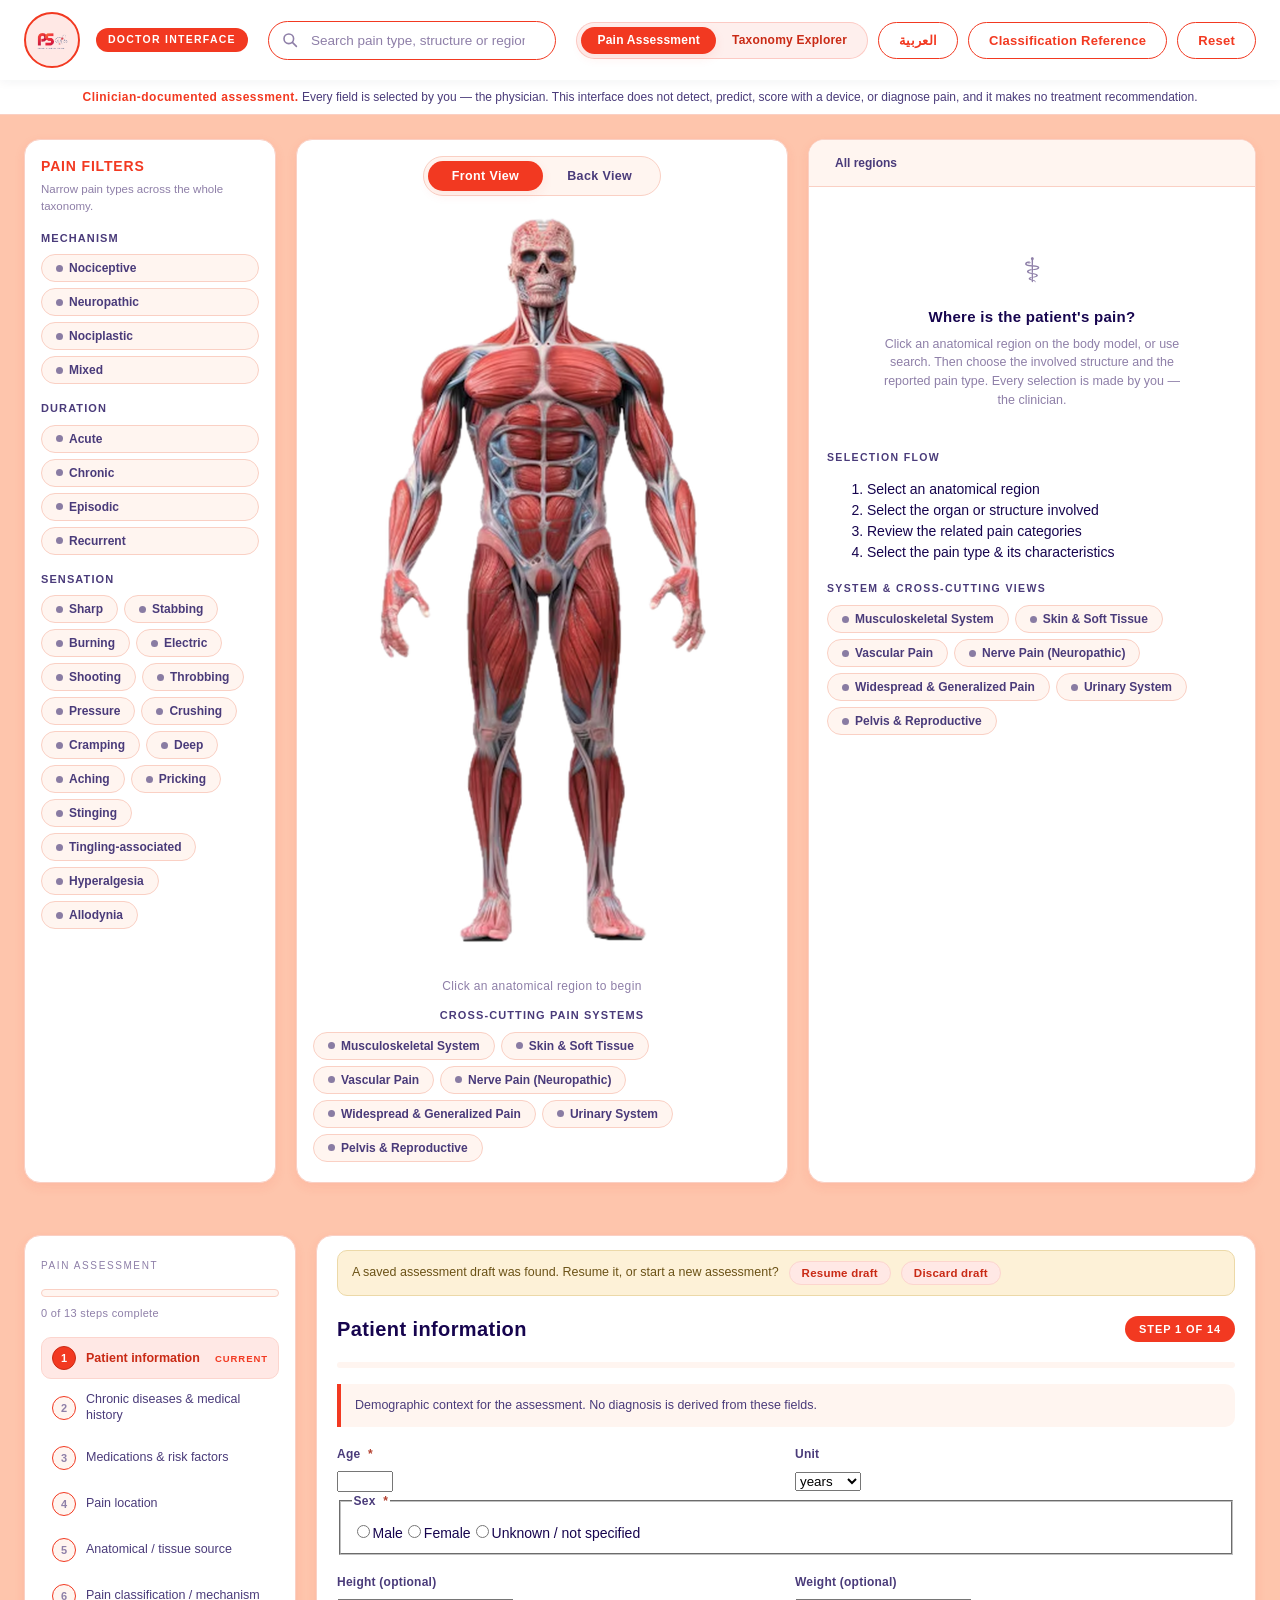
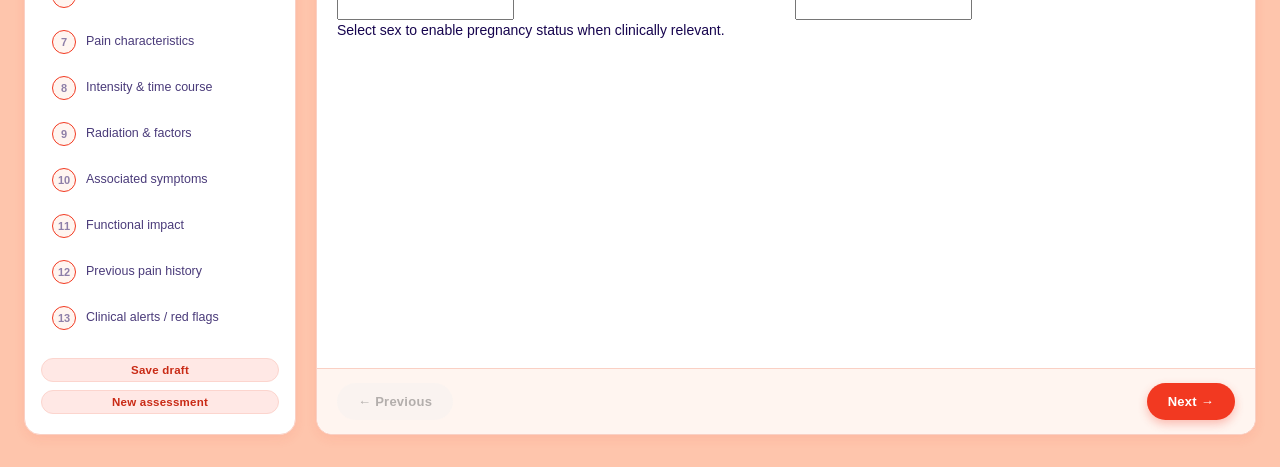
<file: frontend/index.html>
<!DOCTYPE html>
<html lang="en">
<head>
  <meta charset="UTF-8">
  <meta name="viewport" content="width=device-width, initial-scale=1.0">
  <title>PAIN SCORE — Doctor Interface</title>
  <meta name="description" content="Interactive anatomy and pain-classification reference for clinicians. Frontend-only; no AI, no sensors, no backend.">
  <link rel="stylesheet" href="css/styles.css">
</head>
<body>

<header class="topbar">
  <div class="brand">
    <div class="logo-space">
      <img src="images/logo.png" alt="Pain Score Logo">
    </div>
    <span class="role-badge">Doctor Interface</span>
  </div>

  <div class="search-wrap">
    <svg class="search-icon" viewBox="0 0 20 20" width="16" height="16" aria-hidden="true">
      <circle cx="8.5" cy="8.5" r="6" fill="none" stroke="currentColor" stroke-width="2"/>
      <path d="M13 13 L18 18" stroke="currentColor" stroke-width="2" stroke-linecap="round"/>
    </svg>
    <input id="searchInput" type="search" placeholder="Search pain type, structure or region…"
           autocomplete="off" spellcheck="false" aria-label="Search pain type, structure or region">
    <div id="searchResults" class="search-results" hidden></div>
  </div>

  <div class="topbar-actions">
    <div class="mode-switch" role="tablist" aria-label="Application mode">
      <button class="mode-btn active" data-mode="assess" role="tab" aria-selected="true" type="button">Pain Assessment</button>
      <button class="mode-btn" data-mode="explore" role="tab" aria-selected="false" type="button">Taxonomy Explorer</button>
    </div>
    <button id="langBtn" class="btn btn-ghost" type="button" aria-label="Switch language">العربية</button>
    <button id="refBtn" class="btn btn-ghost" type="button">Classification Reference</button>
    <button id="homeBtn" class="btn btn-ghost" type="button">Reset</button>
  </div>
</header>

<div class="notice">
  <strong>Clinician-driven selection.</strong>
  Navigate the anatomical map and pain taxonomy manually — this interface does not
  detect, predict, score, or diagnose pain.
</div>

<main class="layout" id="explorerView" hidden>

  <!-- LEFT: filters -->
  <aside class="panel panel-left" aria-label="Pain filters">
    <div class="panel-head">
      <h2>Pain Filters</h2>
      <button id="clearFiltersBtn" class="btn btn-tiny" type="button" hidden>Clear all</button>
    </div>
    <p class="panel-hint">Narrow pain types across the whole taxonomy.</p>

    <div class="filter-group" data-filter="mechanisms">
      <h3>Mechanism</h3>
      <div class="chips" id="mechanismChips"></div>
    </div>
    <div class="filter-group" data-filter="durations">
      <h3>Duration</h3>
      <div class="chips" id="durationChips"></div>
    </div>
    <div class="filter-group" data-filter="characteristics">
      <h3>Sensation</h3>
      <div class="chips chips-wrap" id="sensationChips"></div>
    </div>
  </aside>

  <!-- CENTER: body model -->
  <section class="panel panel-center" aria-label="Interactive human anatomy">
    <div class="view-toggle" role="tablist" aria-label="Body view">
      <button class="view-btn active" data-view="front" role="tab" aria-selected="true" type="button">Front View</button>
      <button class="view-btn" data-view="back" role="tab" aria-selected="false" type="button">Back View</button>
    </div>

    <div class="body-stage">
      <div id="bodyFront" class="body-view is-active"></div>
      <div id="bodyBack" class="body-view"></div>
    </div>

    <div class="body-hint" id="bodyHint">Click an anatomical region to begin</div>

    <div class="quick-access">
      <h3>Cross-cutting pain systems</h3>
      <div class="chips chips-wrap" id="quickAccess"></div>
    </div>
  </section>

  <!-- RIGHT: detail panel -->
  <aside class="panel panel-right" id="detailPanel" aria-label="Pain classification detail">
    <nav class="breadcrumbs" id="breadcrumbs" aria-label="Breadcrumb"></nav>
    <div class="detail-scroll" id="detail"></div>
  </aside>

</main>

<!-- Classification reference modal -->
<div id="modal" class="modal" hidden>
  <div class="modal-backdrop" id="modalBackdrop"></div>
  <div class="modal-card" role="dialog" aria-modal="true" aria-labelledby="modalTitle">
    <div class="modal-head">
      <h2 id="modalTitle">Pain Classification Reference</h2>
      <button id="modalClose" class="btn btn-tiny" type="button" aria-label="Close">✕</button>
    </div>
    <div class="modal-body" id="modalBody"></div>
  </div>
</div>

<!-- Assessment wizard -->
<main id="wizardView" class="wizard-view">
  <aside class="wiz-side" aria-label="Assessment steps">
    <div class="wiz-side-head">
      
      <span class="wiz-sub">Pain Assessment</span>
    </div>
    <div class="wiz-progress-top">
      <div class="wiz-progress-track"><div id="wizBar" class="wiz-progress-bar" role="progressbar"
        aria-valuemin="0" aria-valuemax="100" aria-valuenow="0"></div></div>
      <div id="wizProgressLabel" class="wiz-progress-label"></div>
    </div>
    <ol id="wizSteps" class="wiz-steps"></ol>
    <div class="wiz-side-actions">
      <button id="wizSaveDraft" class="btn btn-tiny" type="button">Save draft</button>
      <button id="wizNew" class="btn btn-tiny" type="button">New assessment</button>
    </div>
  </aside>

  <section class="wiz-main">
    <div id="wizDraftBar" class="wiz-draft-bar" hidden></div>
    <header class="wiz-head">
      <div>
        <h2 id="wizTitle"></h2>
      </div>
      <span id="wizBadge" class="wiz-badge"></span>
    </header>
    <div class="wiz-progress-thin"><div id="wizBarThin" class="wiz-progress-thin-bar"></div></div>
    <div id="wizErrors" class="wiz-errors" hidden tabindex="-1"></div>
    <div id="wizBody" class="wiz-body"></div>
    <footer class="wiz-foot">
      <button id="wizPrev" class="btn" type="button">← Previous</button>
      <span id="wizSaveState" class="wiz-save-state" aria-live="polite"></span>
      <button id="wizNext" class="btn btn-primary" type="button">Next →</button>
    </footer>
  </section>
</main>

<!-- Assessment confirm dialog -->
<div id="wizConfirm" class="modal" hidden>
  <div class="modal-backdrop" id="wizConfirmBackdrop"></div>
  <div class="modal-card" role="alertdialog" aria-modal="true" aria-labelledby="wizConfirmTitle" aria-describedby="wizConfirmBody">
    <div class="modal-head"><h2 id="wizConfirmTitle"></h2></div>
    <div class="modal-body" id="wizConfirmBody"></div>
    <div class="modal-foot">
      <button class="btn btn-tiny" type="button" id="wizConfirmNo">No</button>
      <button class="btn btn-primary" type="button" id="wizConfirmYes">Continue</button>
    </div>
  </div>
</div>

<div id="tooltip" class="tooltip" hidden></div>

<script src="js/i18n.js"></script>
<script src="js/data/classification.js"></script>
<script src="js/data/assessment-options.js"></script>
<script src="js/data/pain-descriptors.js"></script>
<script src="js/data/head-face.js"></script>
<script src="js/data/eye.js"></script>
<script src="js/data/ent.js"></script>
<script src="js/data/neck.js"></script>
<script src="js/data/chest.js"></script>
<script src="js/data/back.js"></script>
<script src="js/data/abdomen.js"></script>
<script src="js/data/urinary.js"></script>
<script src="js/data/pelvis-repro.js"></script>
<script src="js/data/upper-limb.js"></script>
<script src="js/data/lower-limb.js"></script>
<script src="js/data/musculoskeletal.js"></script>
<script src="js/data/skin-soft-tissue.js"></script>
<script src="js/data/neuropathic.js"></script>
<script src="js/data/vascular.js"></script>
<script src="js/data/generalized.js"></script>
<script src="js/bodymap.js"></script>
<script src="js/app.js"></script>
<script src="js/wizard.js"></script>
</body>
</html>
</file>
<file: frontend/css/styles.css>
/* =====================================================================
   PAIN SCORE — Doctor Interface (Figma Style + Transparent Body)
   ===================================================================== */

:root {
  --bg:            #FEC5AC;
  --panel:         #ffffff;
  --panel-alt:     #FFF5F0;
  --ink:           #16044E;
  --ink-soft:      #4A3B7A;
  --ink-mute:      #8E7FA8;
  --line:          #FAD0C4;
  --line-strong:   #F23921;
  --primary:       #F23921;
  --primary-dark:  #C92A15;
  --primary-soft:  #FFE8E5;
  --accent:        #F23921;
  --warn:          #c98a12;
  --warn-soft:     #fdf1d7;
  --danger:        #b3402f;
  --radius:        16px;
  --shadow-sm:     0 4px 12px rgba(242, 57, 33, 0.08);
  --shadow-md:     0 8px 24px rgba(242, 57, 33, 0.15);
  --sans: "Segoe UI", -apple-system, BlinkMacSystemFont, "Helvetica Neue", Arial, "Noto Sans", sans-serif;
}

* { box-sizing: border-box; }

html, body { height: 100%; }

body {
  margin: 0;
  background: var(--bg);
  color: var(--ink);
  font-family: var(--sans);
  font-size: 14px;
  line-height: 1.5;
  -webkit-font-smoothing: antialiased;
}

h1, h2, h3, h4 { margin: 0; font-weight: 700; letter-spacing: .02em; }

button { font-family: inherit; }

/* ---------------------------------------------------------------- top bar */
.topbar {
  display: flex;
  align-items: center;
  gap: 20px;
  padding: 12px 24px;
  background: var(--panel);
  color: var(--ink);
  position: sticky;
  top: 0;
  z-index: 40;
  box-shadow: 0 2px 10px rgba(22, 40, 58, 0.05);
}

.logo-space {
  display: flex;
  align-items: center;
  justify-content: center;
  width: 56px;
  height: 56px;
  background: var(--primary-soft);
  border-radius: 50%;
  border: 2px solid var(--primary);
  flex: 0 0 auto;
}
.logo-space img {
  max-width: 70%;
  max-height: 70%;
  object-fit: contain;
}

.brand { display: flex; align-items: center; gap: 10px; }
.brand .logo { color: var(--primary); display: flex; }
.brand-text { display: flex; flex-direction: column; line-height: 1.15; }
.brand-name { font-size: 20px; font-weight: 800; letter-spacing: .06em; color: var(--ink); }
.brand-name .accent { color: var(--primary); }
.brand-sub { font-size: 10.5px; letter-spacing: .16em; text-transform: uppercase; color: var(--ink-mute); }

.role-badge {
  margin-left: 6px;
  padding: 4px 12px;
  font-size: 10.5px;
  font-weight: 700;
  letter-spacing: .12em;
  text-transform: uppercase;
  color: #fff;
  background: var(--primary);
  border-radius: 20px;
}

.search-wrap {
  flex: 1 1 auto;
  max-width: 520px;
  position: relative;
  margin-left: auto;
}
.search-icon {
  position: absolute; left: 14px; top: 50%; transform: translateY(-50%);
  color: var(--ink-mute); pointer-events: none;
}
#searchInput {
  width: 100%;
  padding: 11px 16px 11px 42px;
  font-size: 13.5px;
  color: var(--ink);
  background: #fff;
  border: 1.5px solid var(--line-strong);
  border-radius: 30px;
  outline: none;
  transition: all 0.2s;
}
#searchInput:focus {
  border-color: var(--primary-dark);
  box-shadow: 0 0 0 4px rgba(242, 57, 33, 0.15);
}
#searchInput::placeholder { color: var(--ink-mute); }

.search-results {
  position: absolute;
  top: calc(100% + 8px);
  left: 0; right: 0;
  background: #fff;
  border: 1px solid var(--line);
  border-radius: var(--radius);
  box-shadow: var(--shadow-md);
  max-height: 380px;
  overflow-y: auto;
  z-index: 60;
  padding: 8px;
}
.sr-group { padding: 6px 10px 2px; font-size: 10px; letter-spacing: .14em; text-transform: uppercase; color: var(--ink-mute); }
.sr-item {
  display: block; width: 100%; text-align: left;
  padding: 10px 12px; border: 0; background: none; cursor: pointer;
  border-radius: 8px; font-size: 13px; color: var(--ink);
  transition: background 0.15s;
}
.sr-item:hover, .sr-item:focus-visible { background: var(--primary-soft); outline: none; color: var(--primary-dark); }
.sr-item .sr-path { display: block; font-size: 11px; color: var(--ink-mute); margin-top: 2px; }
.sr-empty { padding: 12px; color: var(--ink-mute); font-size: 12.5px; text-align: center; }

.topbar-actions { display: flex; gap: 10px; }
.btn {
  border: 1px solid transparent;
  border-radius: 30px;
  padding: 10px 20px;
  font-size: 13px;
  font-weight: 700;
  cursor: pointer;
  transition: all .2s;
  letter-spacing: 0.02em;
}
.btn-ghost { background: transparent; color: var(--primary); border-color: var(--primary); }
.btn-ghost:hover { background: var(--primary-soft); }
.btn-tiny { padding: 5px 12px; font-size: 11.5px; border-radius: 20px; background: var(--primary-soft); color: var(--primary-dark); border-color: #fcd5ce; }
.btn-tiny:hover { background: #fcd5ce; }
.btn-primary { background: var(--primary); color: #fff; box-shadow: 0 4px 10px rgba(242, 57, 33, 0.3); }
.btn-primary:hover { background: var(--primary-dark); box-shadow: 0 6px 14px rgba(242, 57, 33, 0.4); }

/* ---------------------------------------------------------------- notice */
.notice {
  background: #fff;
  border-bottom: 1px solid var(--line);
  padding: 8px 20px;
  font-size: 12px;
  color: var(--ink-soft);
  text-align: center;
}
.notice strong { color: var(--primary); letter-spacing: .04em; }

/* ---------------------------------------------------------------- layout */
.layout {
  display: grid;
  grid-template-columns: 252px minmax(0, 1fr) 448px;
  gap: 20px;
  padding: 24px 24px 32px;
  align-items: stretch;
  max-width: 1560px;
  margin: 0 auto;
}

.panel {
  background: var(--panel);
  border: 1px solid var(--line);
  border-radius: var(--radius);
  box-shadow: var(--shadow-sm);
  min-height: 0;
}

.panel-left { padding: 16px 16px 20px; }
.panel-right { display: flex; flex-direction: column; padding: 0; overflow: hidden; }
.panel-center { display: flex; flex-direction: column; align-items: center; padding: 16px 16px 20px; }

.panel-head { display: flex; align-items: center; justify-content: space-between; margin-bottom: 4px; }
.panel-head h2 { font-size: 14px; letter-spacing: .06em; text-transform: uppercase; color: var(--primary); }
.panel-hint { margin: 0 0 14px; font-size: 11.5px; color: var(--ink-mute); }

/* ---------------------------------------------------------------- filters */
.filter-group { margin-bottom: 16px; }
.filter-group h3 {
  font-size: 11px; letter-spacing: .1em; text-transform: uppercase;
  color: var(--ink-soft); margin-bottom: 8px;
}
.chips { display: flex; flex-direction: column; gap: 6px; }
.chips-wrap { flex-direction: row; flex-wrap: wrap; }
.chip {
  display: inline-flex; align-items: center; gap: 6px;
  padding: 6px 14px;
  font-size: 12px; font-weight: 600;
  color: var(--ink-soft);
  background: var(--panel-alt);
  border: 1px solid var(--line);
  border-radius: 20px;
  cursor: pointer;
  transition: all .15s;
  text-align: left;
}
.chip:hover { border-color: var(--primary); color: var(--primary-dark); background: #fff; }
.chip[aria-pressed="true"] {
  background: var(--primary); color: #fff; border-color: var(--primary-dark);
}
.chip .dot { width: 7px; height: 7px; border-radius: 50%; background: currentColor; opacity: .65; }

/* ---------------------------------------------------------------- body stage */
.view-toggle {
  display: inline-flex;
  background: var(--panel-alt);
  border: 1px solid var(--line);
  border-radius: 24px;
  padding: 4px;
  margin-bottom: 8px;
}
.view-btn {
  border: 0; background: none; cursor: pointer;
  padding: 8px 24px; border-radius: 20px;
  font-size: 12.5px; font-weight: 700; letter-spacing: .03em;
  color: var(--ink-soft);
  transition: all 0.2s;
}
.view-btn.active { background: var(--primary); color: #fff; box-shadow: var(--shadow-sm); }

.body-stage {
  position: relative;
  width: 100%;
  flex: 1 1 auto;
  min-height: 420px;
  display: flex;
  align-items: flex-start;
  justify-content: center;
}
.body-view { display: none; width: 100%; max-width: 460px; }
.body-view.is-active { display: block; animation: fadein .25s ease; }
@keyframes fadein { from { opacity: 0; transform: translateY(4px); } to { opacity: 1; transform: none; } }
.body-svg { width: 100%; height: auto; display: block; }

/* --- THE BODY: transparent regions, image visible underneath --- */
.body-svg .g-decor { display: none; }
.body-svg .g-tags { display: none; }
.body-svg image { pointer-events: none; }

.body-svg .region {
  fill: transparent;
  stroke: none;
  cursor: pointer;
  transition: fill 0.2s ease, stroke 0.2s ease;
}

.body-svg .region:hover {
  fill: rgba(242, 57, 33, 0.30);
  stroke: rgba(242, 57, 33, 0.7);
  stroke-width: 1.5px;
}

.body-svg .region.current {
  fill: rgba(242, 57, 33, 0.30);
  stroke: #F23921;
  stroke-width: 2px;
}

.body-svg .region.has-match {
  fill: rgba(255, 217, 122, 0.55);
  stroke: #c99a17;
  stroke-width: 2px;
}

.body-svg .region.dimmed {
  opacity: 0.15;
}

.body-svg.calibrating .region {
  fill: rgba(242, 57, 33, 0.15);
  stroke: rgba(242, 57, 33, 0.8);
  stroke-width: 1px;
}

.body-hint {
  margin-top: 10px;
  font-size: 12px;
  color: var(--ink-mute);
  letter-spacing: .03em;
  text-align: center;
  min-height: 18px;
}

.quick-access { width: 100%; margin-top: 12px; }
.quick-access h3 {
  font-size: 11px; letter-spacing: .1em; text-transform: uppercase;
  color: var(--ink-soft); margin-bottom: 8px; text-align: center;
}

/* ---------------------------------------------------------------- detail panel */
.breadcrumbs {
  display: flex; flex-wrap: wrap; align-items: center; gap: 4px;
  padding: 12px 18px;
  background: var(--panel-alt);
  border-bottom: 1px solid var(--line);
  font-size: 12px;
  min-height: 46px;
}
.crumb {
  border: 0; background: none; padding: 4px 8px; border-radius: 6px;
  cursor: pointer; color: var(--ink-soft); font-size: 12px; font-weight: 600;
}
.crumb:hover { background: var(--primary-soft); color: var(--primary-dark); }
.crumb.current { color: var(--ink); cursor: default; }
.crumb.current:hover { background: none; }
.crumb-sep { color: var(--line-strong); }

.detail-scroll { flex: 1 1 auto; overflow-y: auto; padding: 18px; }

.detail-empty { text-align: center; color: var(--ink-mute); padding: 40px 18px; }
.detail-empty .big { font-size: 34px; margin-bottom: 10px; }
.detail-empty h3 { color: var(--ink); font-size: 15px; margin-bottom: 6px; }
.detail-empty p { font-size: 12.5px; margin: 0 auto; max-width: 300px; }

.module-head { margin-bottom: 16px; }
.module-head h2 { font-size: 19px; }
.module-head .module-blurb { color: var(--ink-soft); font-size: 12.5px; margin-top: 6px; }
.module-stats { font-size: 11.5px; color: var(--ink-mute); margin-top: 8px; letter-spacing: .03em; }

.struct-grid { display: grid; grid-template-columns: 1fr 1fr; gap: 12px; }
.struct-card {
  text-align: left; cursor: pointer;
  background: var(--panel-alt);
  border: 1px solid var(--line);
  border-radius: 12px;
  padding: 14px 14px;
  transition: all .2s;
}
.struct-card:hover { border-color: var(--primary); box-shadow: var(--shadow-sm); transform: translateY(-2px); background: #fff; }
.struct-card h4 { font-size: 13.5px; margin-bottom: 4px; }
.struct-card .count { font-size: 11px; color: var(--ink-mute); }
.struct-card .group-tag {
  display: inline-block; margin-top: 8px; font-size: 10px; letter-spacing: .08em;
  text-transform: uppercase; color: #fff; background: var(--primary);
  border-radius: 12px; padding: 2px 10px;
}

.group-label {
  font-size: 11px; letter-spacing: .12em; text-transform: uppercase; color: var(--ink-mute);
  margin: 18px 0 8px; padding-bottom: 4px; border-bottom: 1px solid var(--line);
}

.pain-row {
  display: flex; align-items: center; gap: 12px;
  width: 100%; text-align: left;
  padding: 12px 14px; margin-bottom: 8px;
  background: #fff; border: 1px solid var(--line); border-radius: 12px;
  cursor: pointer; transition: all .2s;
}
.pain-row:hover { border-color: var(--primary); box-shadow: var(--shadow-sm); transform: translateX(2px); }
.pain-row.dimmed { opacity: .3; }
.pain-row .pname { font-size: 13px; font-weight: 700; flex: 1 1 auto; }
.pain-row .pchars { font-size: 11px; color: var(--ink-mute); }
.pain-row .arrow { color: var(--line-strong); }

.badge {
  display: inline-block; font-size: 10.5px; font-weight: 700;
  letter-spacing: .05em; padding: 3px 9px; border-radius: 12px;
  white-space: nowrap;
}
.badge-cat { background: #e8eef7; color: #33517a; }
.badge-cat.visceral { background: #fbe9e6; color: #97392c; }
.badge-cat.somatic { background: #e6f1f4; color: #246878; }
.badge-cat.neuro { background: #f0e9fb; color: #5b3b96; }
.badge-cat.vasc { background: #fde8ee; color: #96244a; }
.badge-cat.noci { background: #e9f7ec; color: #2a7242; }
.badge-cat.mixed { background: #f6efe2; color: #8a5f14; }
.badge-mech { background: var(--panel-alt); color: var(--ink-soft); border: 1px solid var(--line); }
.badge-dur { background: #eef2f5; color: var(--ink-soft); border: 1px solid var(--line); }

.pain-detail { }
.pain-detail .pd-title { font-size: 20px; font-weight: 800; line-height: 1.25; color: var(--ink); }
.pain-detail .pd-path { font-size: 12px; color: var(--ink-mute); margin: 6px 0 14px; }
.pd-badges { display: flex; flex-wrap: wrap; gap: 8px; margin-bottom: 16px; }

.pd-section { margin-bottom: 18px; }
.pd-section h4 {
  font-size: 10.5px; letter-spacing: .13em; text-transform: uppercase;
  color: var(--ink-soft); margin-bottom: 8px;
}
.pd-desc { font-size: 13px; color: var(--ink); background: var(--panel-alt); border-left: 4px solid var(--primary); padding: 12px 14px; border-radius: 0 10px 10px 0; }
.pd-list { list-style: none; margin: 0; padding: 0; display: flex; flex-wrap: wrap; gap: 8px; }
.pd-list li {
  font-size: 12px; padding: 5px 12px; border-radius: 14px;
  background: #fff; border: 1px solid var(--line); color: var(--ink-soft);
}
.pd-list.dot li { background: var(--primary-soft); border-color: #fcd5ce; color: var(--primary-dark); font-weight: 700; }
.pd-note {
  font-size: 11px; color: var(--ink-mute); margin-top: 16px; padding-top: 12px;
  border-top: 1px dashed var(--line-strong);
}
.pd-nav { display: flex; gap: 10px; margin-top: 18px; }

.filter-summary { font-size: 12.5px; color: var(--ink-soft); margin-bottom: 14px; }
.result-group { margin-bottom: 16px; }
.result-group h4 { font-size: 12px; color: var(--primary-dark); margin-bottom: 8px; cursor: pointer; }

/* ---------------------------------------------------------------- tooltip */
.tooltip {
  position: fixed;
  z-index: 100;
  pointer-events: none;
  background: #16044E;
  color: #fff;
  padding: 8px 14px;
  border-radius: 10px;
  font-size: 12px;
  font-weight: 600;
  box-shadow: var(--shadow-md);
  white-space: nowrap;
  transform: translate(-50%, calc(-100% - 12px));
}
.tooltip .tt-sub { display: block; font-weight: 400; font-size: 10.5px; color: #a8c6d4; letter-spacing: .04em; }

/* ---------------------------------------------------------------- modal */
.modal { position: fixed; inset: 0; z-index: 90; }
.modal-backdrop { position: absolute; inset: 0; background: rgba(22, 4, 78, 0.4); backdrop-filter: blur(4px); }
.modal-card {
  position: absolute; top: 50%; left: 50%; transform: translate(-50%, -50%);
  width: min(720px, calc(100vw - 40px)); max-height: 84vh;
  background: #fff; border-radius: 20px; box-shadow: 0 20px 60px rgba(10,26,38,.35);
  display: flex; flex-direction: column; overflow: hidden;
}
.modal-head {
  display: flex; align-items: center; justify-content: space-between;
  padding: 16px 20px; border-bottom: 1px solid var(--line); background: var(--panel-alt);
}
.modal-head h2 { font-size: 16px; color: var(--primary-dark); }
.modal-body { padding: 18px 20px 24px; overflow-y: auto; }
.modal-body h3 { font-size: 13.5px; color: var(--ink); margin: 18px 0 8px; }
.modal-body h3:first-child { margin-top: 0; }
.modal-body p { font-size: 12.5px; color: var(--ink-soft); margin: 0 0 8px; }
.modal-body ul { margin: 6px 0 10px; padding-left: 22px; font-size: 12.5px; color: var(--ink-soft); }
.modal-body .note-box {
  background: var(--warn-soft); border: 1px solid #ecd9a8; color: #6b5216;
  border-radius: 10px; padding: 12px 14px; font-size: 12px; margin-top: 16px;
}
.ref-table { width: 100%; border-collapse: collapse; font-size: 12.5px; margin-top: 8px; }
.ref-table th, .ref-table td { text-align: left; padding: 8px 10px; border-bottom: 1px solid var(--line); vertical-align: top; }
.ref-table th { font-size: 10.5px; letter-spacing: .1em; text-transform: uppercase; color: var(--ink-mute); }

/* ---------------------------------------------------------------- responsive */
@media (max-width: 1180px) {
  .layout { grid-template-columns: 220px minmax(0, 1fr) 400px; }
}
@media (max-width: 1000px) {
  .layout { grid-template-columns: 1fr; }
  .panel-left { order: 3; }
  .panel-center { order: 1; }
  .panel-right { order: 2; min-height: 320px; }
  .body-stage { min-height: 340px; }
  .search-wrap { max-width: none; order: 5; flex-basis: 100%; margin-left: 0; }
  .topbar { flex-wrap: wrap; }
  .topbar-actions { margin-left: auto; }
  .struct-grid { grid-template-columns: 1fr; }
}
@media (max-width: 640px) {
  .layout { padding: 12px 10px 18px; gap: 12px; }
  .topbar { padding: 10px 12px; gap: 10px; }
  .role-badge { display: none; }
  .brand-sub { display: none; }
}

/* ---------------------------------------------------------------- RTL (Arabic) */
html[dir="rtl"] body { direction: rtl; text-align: right; }

html[dir="rtl"] .search-wrap { margin-left: 0; margin-right: auto; }
html[dir="rtl"] .search-icon { left: auto; right: 14px; }
html[dir="rtl"] #searchInput { padding: 11px 42px 11px 16px; }
html[dir="rtl"] .topbar-actions { margin-left: 0; margin-right: auto; }
html[dir="rtl"] .logo-space { margin-right: 0; margin-left: 12px; }

html[dir="rtl"] .panel-head,
html[dir="rtl"] .pd-nav,
html[dir="rtl"] .result-group h4 { direction: rtl; }

html[dir="rtl"] .topbar,
html[dir="rtl"] .breadcrumbs,
html[dir="rtl"] .pd-badges,
html[dir="rtl"] .pd-list,
html[dir="rtl"] .chips,
html[dir="rtl"] .pain-row,
html[dir="rtl"] .struct-card,
html[dir="rtl"] .view-toggle,
html[dir="rtl"] .modal-head { direction: rtl; }

html[dir="rtl"] .pain-row .arrow { transform: scaleX(-1); }
html[dir="rtl"] .pd-desc { border-left: none; border-right: 4px solid var(--primary); border-radius: 10px 0 0 10px; }
html[dir="rtl"] .crumb-sep { transform: scaleX(-1); }

html[dir="rtl"] .body-stage { direction: ltr; }
html[dir="rtl"] .g-tags text { direction: ltr; }

html[dir="rtl"] .tooltip { transform: translate(-50%, calc(-100% - 12px)); }

/* =====================================================================
   Mode switch (assessment / explorer)
   ===================================================================== */
.mode-switch {
  display: inline-flex;
  background: rgba(242, 57, 33, 0.08);
  border: 1px solid rgba(242, 57, 33, 0.2);
  border-radius: 20px;
  padding: 4px;
}
.mode-btn {
  border: 0; background: none; cursor: pointer;
  padding: 6px 16px; border-radius: 16px;
  font-size: 12px; font-weight: 700; letter-spacing: .02em;
  color: var(--primary-dark);
  transition: all 0.2s;
}
.mode-btn.active { background: var(--primary); color: #fff; box-shadow: var(--shadow-sm); }
.mode-btn:hover:not(.active) { color: var(--primary); background: rgba(242, 57, 33, 0.1); }

/* =====================================================================
   Assessment wizard
   ===================================================================== */
.wizard-view {
  display: grid;
  grid-template-columns: 272px minmax(0, 1fr);
  gap: 0;
  max-width: 1560px;
  margin: 0 auto;
  padding: 20px 24px 32px;
  min-height: calc(100vh - 96px);
}
.wizard-view[hidden] { display: none; }

.wiz-side {
  background: var(--panel);
  border: 1px solid var(--line);
  border-radius: var(--radius);
  box-shadow: var(--shadow-sm);
  padding: 18px 16px 20px;
  display: flex; flex-direction: column;
  position: sticky; top: 80px; align-self: start;
  max-height: calc(100vh - 100px);
}
.wiz-side-head { margin-bottom: 16px; }
.wiz-brand { font-size: 18px; font-weight: 800; letter-spacing: .06em; color: var(--ink); }
.wiz-brand .accent { color: var(--primary); }
.wiz-sub {
  display: block; font-size: 10px; letter-spacing: .16em; text-transform: uppercase;
  color: var(--ink-mute); margin-top: 4px;
}
.wiz-progress-top { margin-bottom: 16px; }
.wiz-progress-track { height: 8px; background: var(--panel-alt); border: 1px solid var(--line); border-radius: 20px; overflow: hidden; }
.wiz-progress-bar { height: 100%; width: 0; background: var(--primary); transition: width .3s; }
.wiz-progress-label { font-size: 11px; color: var(--ink-mute); margin-top: 8px; letter-spacing: .03em; }

.wiz-steps { list-style: none; margin: 0; padding: 0; flex: 1 1 auto; overflow-y: auto; }
.wstep { margin-bottom: 4px; }
.wstep-btn {
  display: flex; align-items: center; gap: 10px; width: 100%; text-align: left;
  border: 1px solid transparent; background: none; cursor: pointer;
  padding: 8px 10px; border-radius: 10px; font-size: 12.5px; color: var(--ink-soft);
  transition: all 0.15s;
}
.wstep-btn:hover { background: var(--primary-soft); }
.wstep-no {
  flex: 0 0 24px; height: 24px; border-radius: 50%;
  display: inline-flex; align-items: center; justify-content: center;
  font-size: 11px; font-weight: 700;
  background: var(--panel-alt); border: 1px solid var(--line-strong); color: var(--ink-mute);
}
.wstep-t { flex: 1 1 auto; line-height: 1.25; }
.wstep-here { font-size: 9.5px; letter-spacing: .1em; text-transform: uppercase; color: var(--primary); }
.wstep.cur .wstep-btn { background: var(--primary-soft); border-color: #fcd5ce; color: var(--primary-dark); font-weight: 700; }
.wstep.cur .wstep-no { background: var(--primary); border-color: var(--primary-dark); color: #fff; }
.wstep.done .wstep-no { background: #e3f3ec; border-color: #7fbf9e; color: #2a7242; }
.wiz-side-actions { display: flex; flex-direction: column; gap: 8px; margin-top: 14px; }

.wiz-main {
  background: var(--panel);
  border: 1px solid var(--line);
  border-radius: var(--radius);
  box-shadow: var(--shadow-sm);
  margin-left: 20px;
  display: flex; flex-direction: column;
  min-height: 0;
}
.wiz-draft-bar { margin: 14px 20px 0; }
.draft-msg {
  background: var(--warn-soft); border: 1px solid #ecd9a8; color: #6b5216;
  border-radius: 10px; padding: 10px 14px; font-size: 12.5px;
  display: flex; align-items: center; gap: 10px; flex-wrap: wrap;
}
.wiz-head {
  display: flex; align-items: center; justify-content: space-between; gap: 16px;
  padding: 18px 20px 8px;
}
.wiz-head h2 { font-size: 20px; color: var(--ink); }
.wiz-badge {
  flex: 0 0 auto; font-size: 11px; font-weight: 700; letter-spacing: .08em;
  text-transform: uppercase; color: #fff;
  background: var(--primary); border-radius: 16px; padding: 5px 14px;
}
.wiz-progress-thin { height: 6px; background: var(--panel-alt); margin: 10px 20px 0; border-radius: 20px; overflow: hidden; }
.wiz-progress-thin-bar { height: 100%; width: 0; background: var(--primary); transition: width .3s; }
.wiz-errors {
  margin: 12px 20px 0; background: #fdeeea; border: 1px solid #efc3b8; color: #8f3222;
  border-radius: 10px; padding: 12px 16px; font-size: 12.5px;
}
.wiz-errors[hidden] { display: none; }
.wiz-errors ul { margin: 6px 0 0; padding-left: 19px; }
.wiz-errors strong { display: block; }

.wiz-body { flex: 1 1 auto; overflow-y: auto; padding: 16px 20px 20px; }

.wiz-foot {
  display: flex; align-items: center; gap: 14px;
  padding: 14px 20px; border-top: 1px solid var(--line); background: var(--panel-alt);
  border-radius: 0 0 var(--radius) var(--radius);
}
.wiz-foot .btn-primary { margin-left: auto; }
.wiz-save-state { font-size: 11.5px; color: var(--ink-mute); }

.fhint-top {
  font-size: 12.5px; color: var(--ink-soft); background: var(--panel-alt);
  border-left: 4px solid var(--primary); padding: 12px 14px; border-radius: 0 10px 10px 0;
  margin-bottom: 18px;
}
.fblock { margin-bottom: 18px; }
.fblock-inline { margin-bottom: 0; }
.frow { display: flex; gap: 18px; align-items: flex-start; flex-wrap: wrap; }
.frow > .fblock { flex: 1 1 240px; min-width: 200px; }
.frow-2 > .fblock { flex: 1 1 300px; }
.fseparate { height: 1px; background: var(--line); margin: 20px 0; }

.flabel {
  display: block; font-size: 12px; font-weight: 650; color: var(--ink-soft);
  margin-bottom: 8px; letter-spacing: .02em;
}
.flabel .req { color: var(--danger); margin-left: 4px; }
</file>
